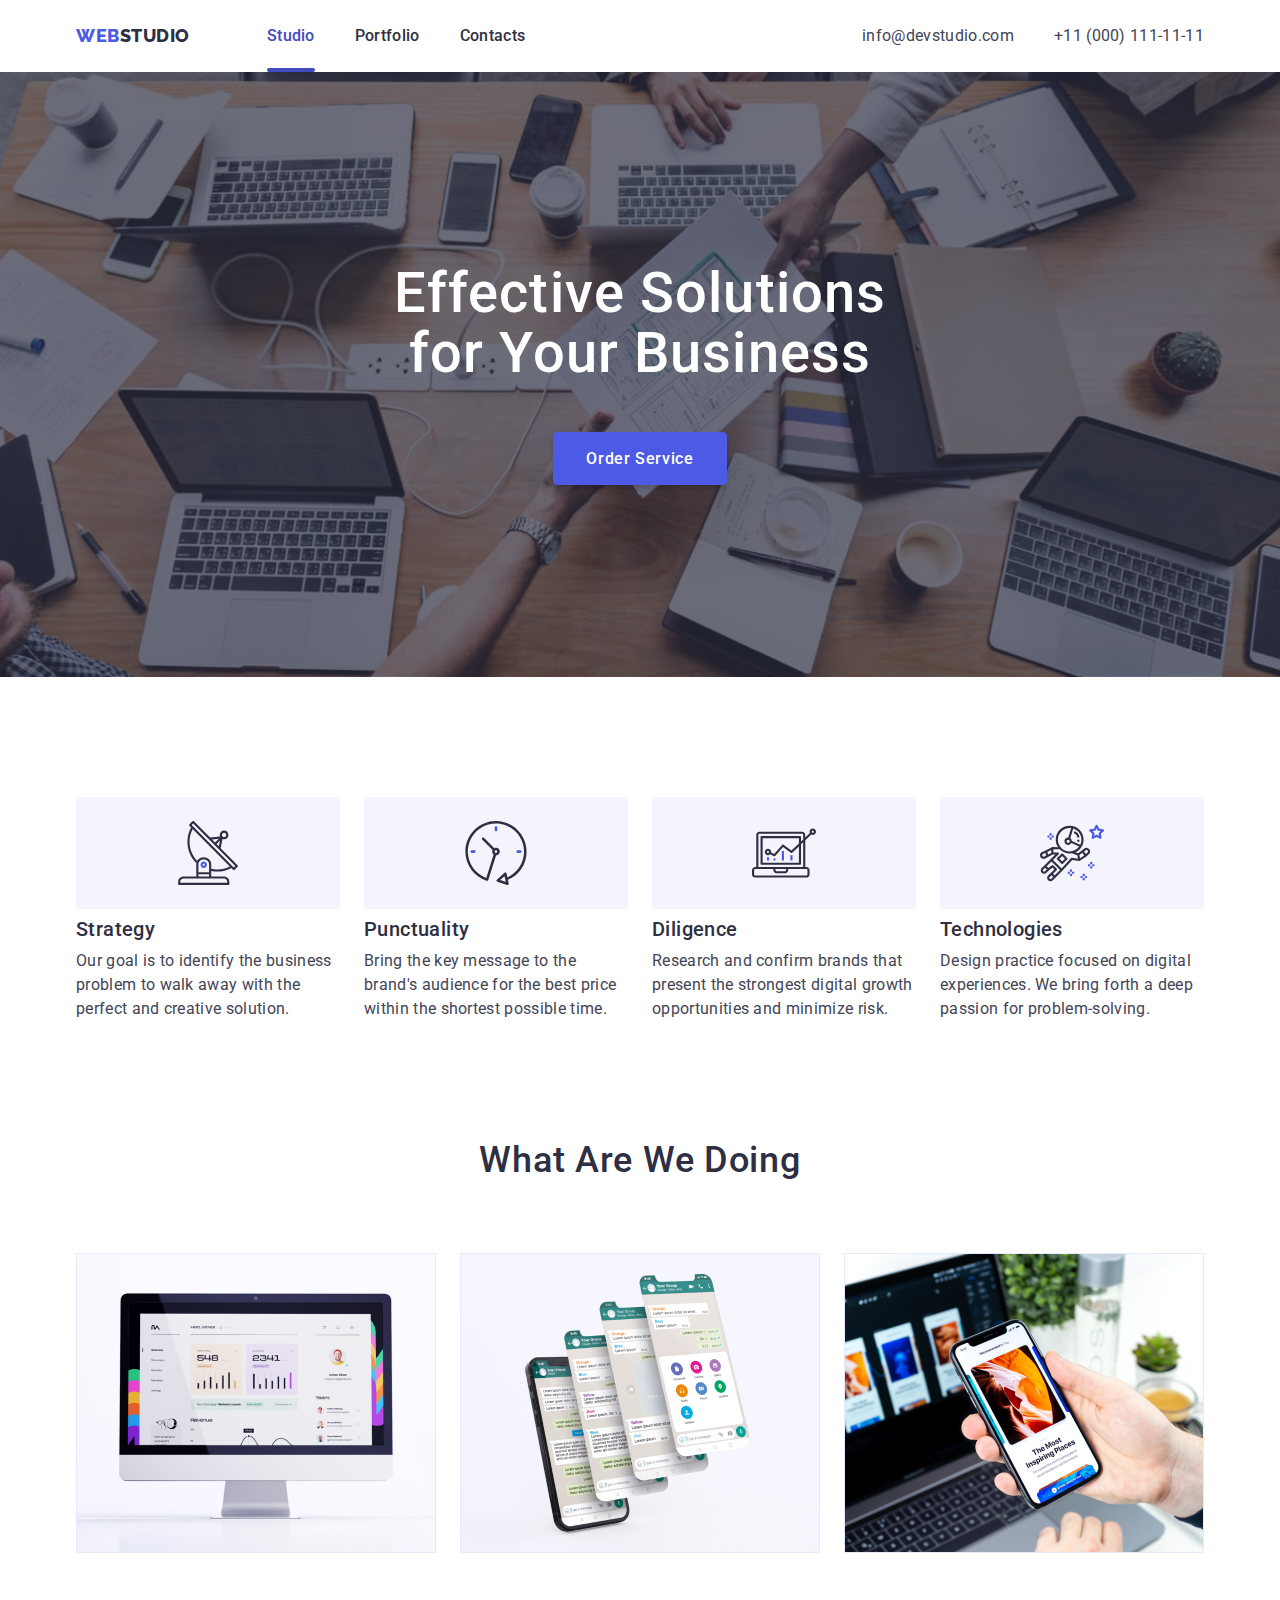
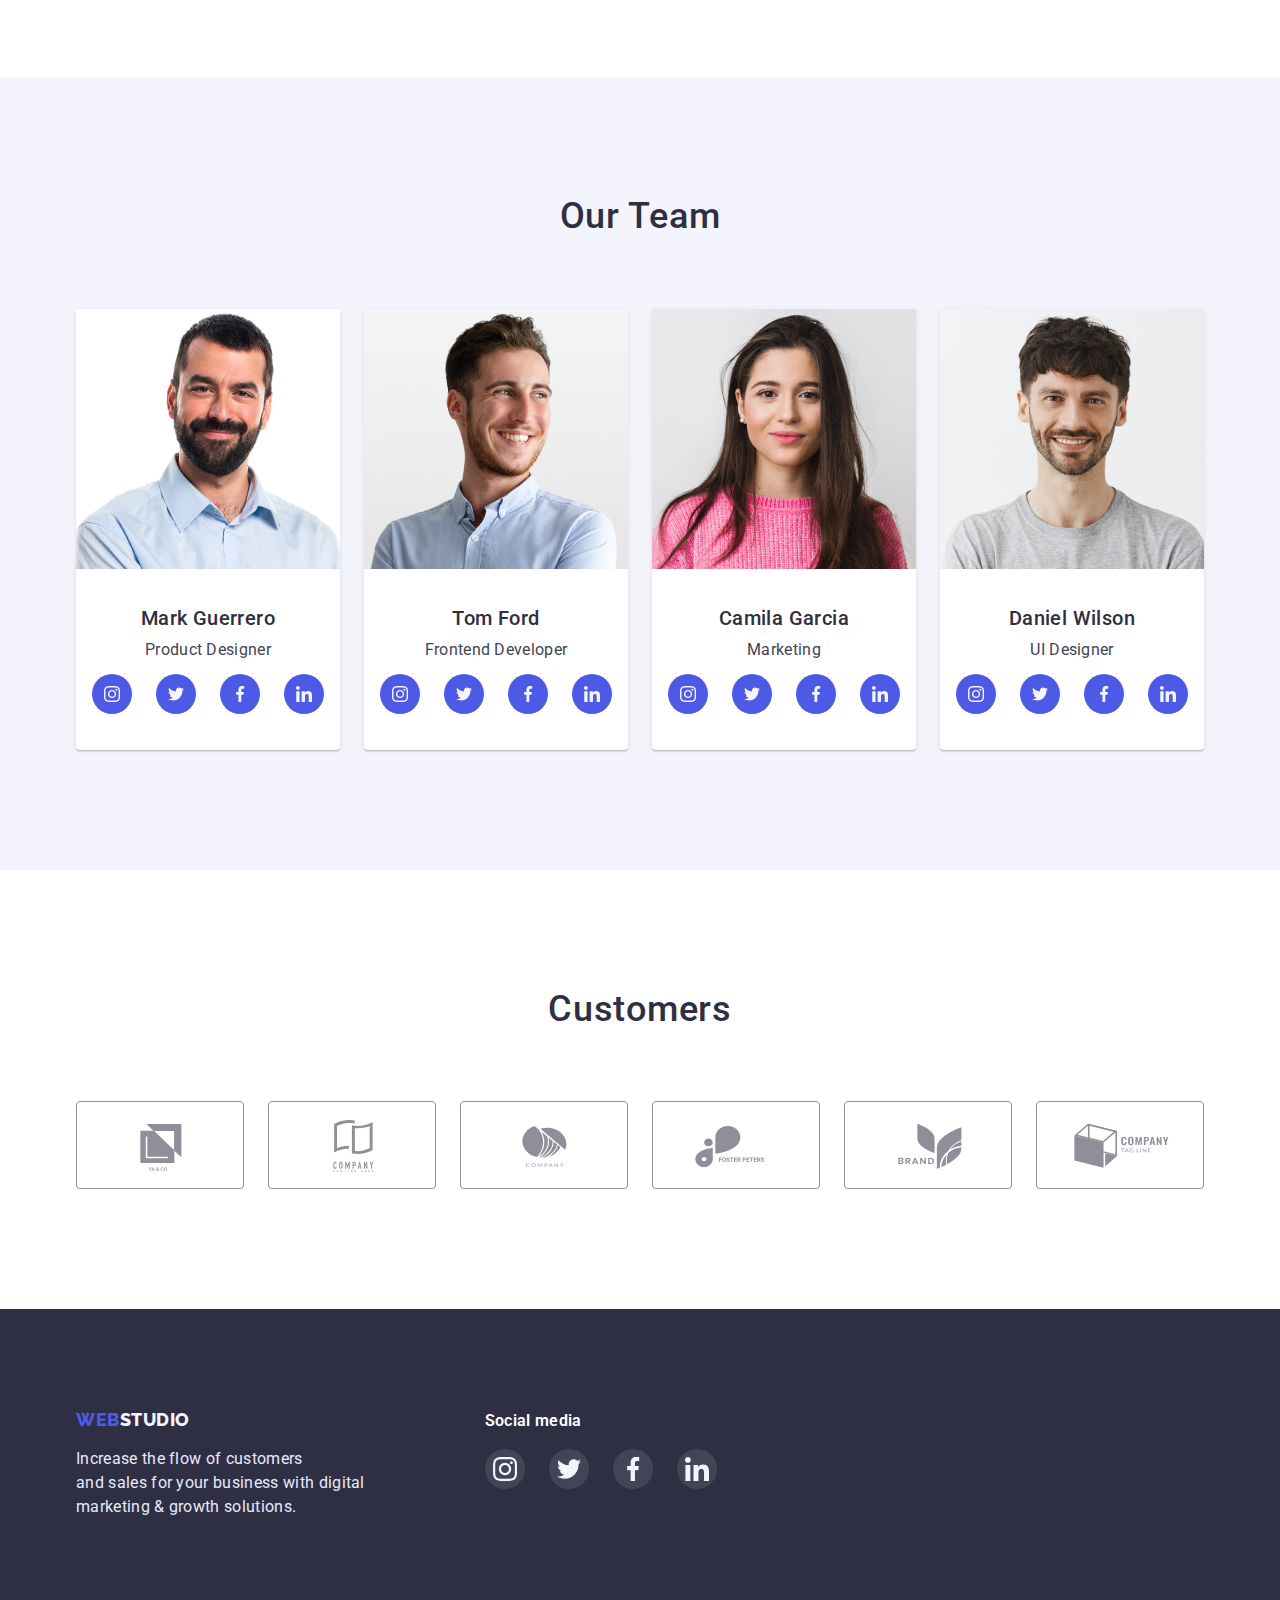
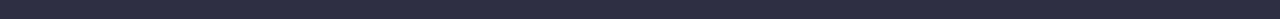
<file: index.html>
<!DOCTYPE html>
<html lang="en">
  <head>
    <meta charset="UTF-8" />
    <meta http-equiv="X-UA-Compatible" content="IE=edge" />
    <meta name="viewport" content="width=device-width, initial-scale=1.0" />
    <title>Document</title>
    <link rel="preconnect" href="https://fonts.googleapis.com" />
    <link rel="preconnect" href="https://fonts.gstatic.com" crossorigin />
    <link
      href="https://fonts.googleapis.com/css2?family=Raleway:wght@800&family=Roboto:wght@400;500&display=swap"
      rel="stylesheet"
    />
    <link
      rel="stylesheet"
      href="https://cdnjs.cloudflare.com/ajax/libs/modern-normalize/1.1.0/modern-normalize.min.css"
    />
    <link rel="stylesheet" href="./css/style.css" />
  </head>
  <body>
    <header>
      <div class="container main-nav">
        <a class="logo" href="/"><span>WEB</span>STUDIO</a>
        <nav>
          <ul class="site-nav list">
            <li class="item"><a href="" class="active link">Studio</a></li>
            <li class="item">
              <a href="./portfolio.html" class="link">Portfolio</a>
            </li>
            <li class="item"><a href="" class="link">Contacts</a></li>
          </ul>
        </nav>
        <ul class="contacts-list list">
          <li class="contacts-item">
            <a class="contacts-link" href="mailto:info@devstudio.com"
              >info@devstudio.com</a
            >
          </li>
          <li class="contacts-item">
            <a class="contacts-link" href="tel:+110001111111"
              >+11 (000) 111-11-11</a
            >
          </li>
        </ul>
      </div>
    </header>
    <main>
      <section class="hero">
        <div class="container">
          <h1 class="hero-title">
            Effective Solutions <br />
            for Your Business
          </h1>
          <button class="button" type="button" data-modal-open>
            Order Service
          </button>
        </div>
      </section>
      <section class="section no-padding">
        <div class="container">
          <h2 class="section-title visually-hidden">Features</h2>
          <ul class="feature-list list">
            <li class="item">
              <div class="icon-container">
                <svg class="feature-list-icon">
                  <use href="./img/sprite.svg#icon-antenna"></use>
                </svg>
              </div>
              <h3 class="title">Strategy</h3>
              <p class="text">
                Our goal is to identify the business problem to walk away with
                the perfect and creative solution.
              </p>
            </li>
            <li class="item">
              <div class="icon-container">
                <svg class="feature-list-icon">
                  <use href="./img/sprite.svg#icon-clock"></use>
                </svg>
              </div>
              <h3 class="title">Punctuality</h3>
              <p class="text">
                Bring the key message to the brand's audience for the best price
                within the shortest possible time.
              </p>
            </li>
            <li class="item">
              <div class="icon-container">
                <svg class="feature-list-icon">
                  <use href="./img/sprite.svg#icon-diagram"></use>
                </svg>
              </div>
              <h3 class="title">Diligence</h3>
              <p class="text">
                Research and confirm brands that present the strongest digital
                growth opportunities and minimize risk.
              </p>
            </li>
            <li class="item">
              <div class="icon-container">
                <svg class="feature-list-icon">
                  <use href="./img/sprite.svg#icon-astronaut"></use>
                </svg>
              </div>
              <h3 class="title">Technologies</h3>
              <p class="text">
                Design practice focused on digital experiences. We bring forth a
                deep passion for problem-solving.
              </p>
            </li>
          </ul>
        </div>
      </section>
      <section class="section">
        <div class="container">
          <h2 class="section-title">What are we doing</h2>
          <ul class="examples-list list">
            <li class="item">
              <a href="">
                <img
                  src="./img/computer.jpg"
                  alt="computer"
                  width="360"
                  height="300"
                />
              </a>
            </li>
            <li class="item">
              <a href="">
                <img
                  src="./img/screenshot.jpg"
                  alt="screenshot"
                  width="360"
                  height="300"
                />
              </a>
            </li>
            <li class="item">
              <a href="">
                <img
                  src="./img/phone.jpg"
                  alt="phone"
                  width="360"
                  height="300"
                />
              </a>
            </li>
          </ul>
        </div>
      </section>
      <section class="section team">
        <div class="container">
          <h2 class="section-title">Our Team</h2>
          <ul class="team-list list">
            <li class="item">
              <a href="">
                <img
                  src="./img/mark_guerrero.jpg"
                  alt="fotomark"
                  width="264"
                  height="260"
                />
              </a>
              <div class="team-card-container">
                <h3 class="title">Mark Guerrero</h3>
                <p class="employees-position text">Product Designer</p>
                <ul class="social-list list">
                  <li class="social-list-item">
                    <a href="" class="social-list-link">
                      <svg class="social-list-icon" width="16" height="16">
                        <use href="./img/sprite.svg#icon-instagram"></use>
                      </svg>
                    </a>
                  </li>
                  <li class="social-list-item">
                    <a href="" class="social-list-link">
                      <svg class="social-list-icon" width="16" height="16">
                        <use href="./img/sprite.svg#icon-twitter"></use>
                      </svg>
                    </a>
                  </li>
                  <li class="social-list-item">
                    <a href="" class="social-list-link">
                      <svg class="social-list-icon" width="16" height="16">
                        <use href="./img/sprite.svg#icon-facebook"></use>
                      </svg>
                    </a>
                  </li>
                  <li class="social-list-item">
                    <a href="" class="social-list-link">
                      <svg class="social-list-icon" width="16" height="16">
                        <use href="./img/sprite.svg#icon-linkedin"></use>
                      </svg>
                    </a>
                  </li>
                </ul>
              </div>
            </li>
            <li class="item">
              <a href="">
                <img
                  src="./img/tom_ford.jpg"
                  alt="fototom"
                  width="264"
                  height="260"
                />
              </a>
              <div class="team-card-container">
                <h3 class="title">Tom Ford</h3>
                <p class="employees-position text">Frontend Developer</p>
                <ul class="social-list list">
                  <li class="social-list-item">
                    <a href="" class="social-list-link">
                      <svg class="social-list-icon" width="16" height="16">
                        <use href="./img/sprite.svg#icon-instagram"></use>
                      </svg>
                    </a>
                  </li>
                  <li class="social-list-item">
                    <a href="" class="social-list-link">
                      <svg class="social-list-icon" width="16" height="16">
                        <use href="./img/sprite.svg#icon-twitter"></use>
                      </svg>
                    </a>
                  </li>
                  <li class="social-list-item">
                    <a href="" class="social-list-link">
                      <svg class="social-list-icon" width="16" height="16">
                        <use href="./img/sprite.svg#icon-facebook"></use>
                      </svg>
                    </a>
                  </li>
                  <li class="social-list-item">
                    <a href="" class="social-list-link">
                      <svg class="social-list-icon" width="16" height="16">
                        <use href="./img/sprite.svg#icon-linkedin"></use>
                      </svg>
                    </a>
                  </li>
                </ul>
              </div>
            </li>
            <li class="item">
              <a href="">
                <img
                  src="./img/camila_garcia.jpg"
                  alt="fotocamila"
                  width="264"
                  height="260"
                />
              </a>
              <div class="team-card-container">
                <h3 class="title">Camila Garcia</h3>
                <p class="employees-position text">Marketing</p>
                <ul class="social-list list">
                  <li class="social-list-item">
                    <a href="" class="social-list-link">
                      <svg class="social-list-icon" width="16" height="16">
                        <use href="./img/sprite.svg#icon-instagram"></use>
                      </svg>
                    </a>
                  </li>
                  <li class="social-list-item">
                    <a href="" class="social-list-link">
                      <svg class="social-list-icon" width="16" height="16">
                        <use href="./img/sprite.svg#icon-twitter"></use>
                      </svg>
                    </a>
                  </li>
                  <li class="social-list-item">
                    <a href="" class="social-list-link">
                      <svg class="social-list-icon" width="16" height="16">
                        <use href="./img/sprite.svg#icon-facebook"></use>
                      </svg>
                    </a>
                  </li>
                  <li class="social-list-item">
                    <a href="" class="social-list-link">
                      <svg class="social-list-icon" width="16" height="16">
                        <use href="./img/sprite.svg#icon-linkedin"></use>
                      </svg>
                    </a>
                  </li>
                </ul>
              </div>
            </li>
            <li class="item">
              <a href="">
                <img
                  src="./img/daniel_wilson.jpg"
                  alt="fotodaniel"
                  width="264"
                  height="260"
                />
              </a>
              <div class="team-card-container">
                <h3 class="title">Daniel Wilson</h3>
                <p class="employees-position text">UI Designer</p>
                <ul class="social-list list">
                  <li class="social-list-item">
                    <a href="" class="social-list-link">
                      <svg class="social-list-icon" width="16" height="16">
                        <use href="./img/sprite.svg#icon-instagram"></use>
                      </svg>
                    </a>
                  </li>
                  <li class="social-list-item">
                    <a href="" class="social-list-link">
                      <svg class="social-list-icon" width="16" height="16">
                        <use href="./img/sprite.svg#icon-twitter"></use>
                      </svg>
                    </a>
                  </li>
                  <li class="social-list-item">
                    <a href="" class="social-list-link">
                      <svg class="social-list-icon" width="16" height="16">
                        <use href="./img/sprite.svg#icon-facebook"></use>
                      </svg>
                    </a>
                  </li>
                  <li class="social-list-item">
                    <a href="" class="social-list-link">
                      <svg class="social-list-icon" width="16" height="16">
                        <use href="./img/sprite.svg#icon-linkedin"></use>
                      </svg>
                    </a>
                  </li>
                </ul>
              </div>
            </li>
          </ul>
        </div>
      </section>
      <section class="section">
        <div class="container">
          <h2 class="section-title">Customers</h2>
          <ul class="customers-list list">
            <li class="customers-list-item">
              <a href="" class="customers-list-link">
                <svg class="customers-list-icon" width="104" height="56">
                  <use href="./img/sprite.svg#icon-customer1"></use>
                </svg>
              </a>
            </li>
            <li class="customers-list-item">
              <a href="" class="customers-list-link">
                <svg class="customers-list-icon" width="104" height="56">
                  <use href="./img/sprite.svg#icon-customer2"></use>
                </svg>
              </a>
            </li>
            <li class="customers-list-item">
              <a href="" class="customers-list-link">
                <svg class="customers-list-icon" width="104" height="56">
                  <use href="./img/sprite.svg#icon-customer3"></use>
                </svg>
              </a>
            </li>
            <li class="customers-list-item">
              <a href="" class="customers-list-link">
                <svg class="customers-list-icon" width="104" height="56">
                  <use href="./img/sprite.svg#icon-customer4"></use>
                </svg>
              </a>
            </li>
            <li class="customers-list-item">
              <a href="" class="customers-list-link">
                <svg class="customers-list-icon" width="104" height="56">
                  <use href="./img/sprite.svg#icon-customer5"></use>
                </svg>
              </a>
            </li>
            <li class="customers-list-item">
              <a href="" class="customers-list-link">
                <svg class="customers-list-icon" width="104" height="56">
                  <use href="./img/sprite.svg#icon-customer6"></use>
                </svg>
              </a>
            </li>
          </ul>
        </div>
      </section>
    </main>
    <footer class="footer">
      <div class="container">
        <div class="main-footer-info">
          <a class="logo" href="/"><span>WEB</span>STUDIO</a>
          <p class="text">
            Increase the flow of customers <br />
            and sales for your business with digital <br />
            marketing & growth solutions.
          </p>
        </div>
        <div class="social-media">
          <p class="text">Social media</p>
          <ul class="social-list list">
            <li class="social-list-item">
              <a href="" class="social-list-link">
                <svg class="social-list-icon" width="24" height="24">
                  <use href="./img/sprite.svg#icon-instagram"></use>
                </svg>
              </a>
            </li>
            <li class="social-list-item">
              <a href="" class="social-list-link">
                <svg class="social-list-icon" width="24" height="24">
                  <use href="./img/sprite.svg#icon-twitter"></use>
                </svg>
              </a>
            </li>
            <li class="social-list-item">
              <a href="" class="social-list-link">
                <svg class="social-list-icon" width="24" height="24">
                  <use href="./img/sprite.svg#icon-facebook"></use>
                </svg>
              </a>
            </li>
            <li class="social-list-item">
              <a href="" class="social-list-link">
                <svg class="social-list-icon" width="24" height="24">
                  <use href="./img/sprite.svg#icon-linkedin"></use>
                </svg>
              </a>
            </li>
          </ul>
        </div>
      </div>
    </footer>

    <!-- Modal -->
    <div class="backdrop is-hidden" data-modal>
      <div class="modal">
        <button class="modal-btn" data-modal-close>
          <svg class="modal-icon" width="8" height="8">
            <use href="./img/sprite.svg#icon-close"></use>
          </svg>
        </button>
      </div>
    </div>

    <script src="./js/modal.js"></script>
  </body>
</html>
</file>
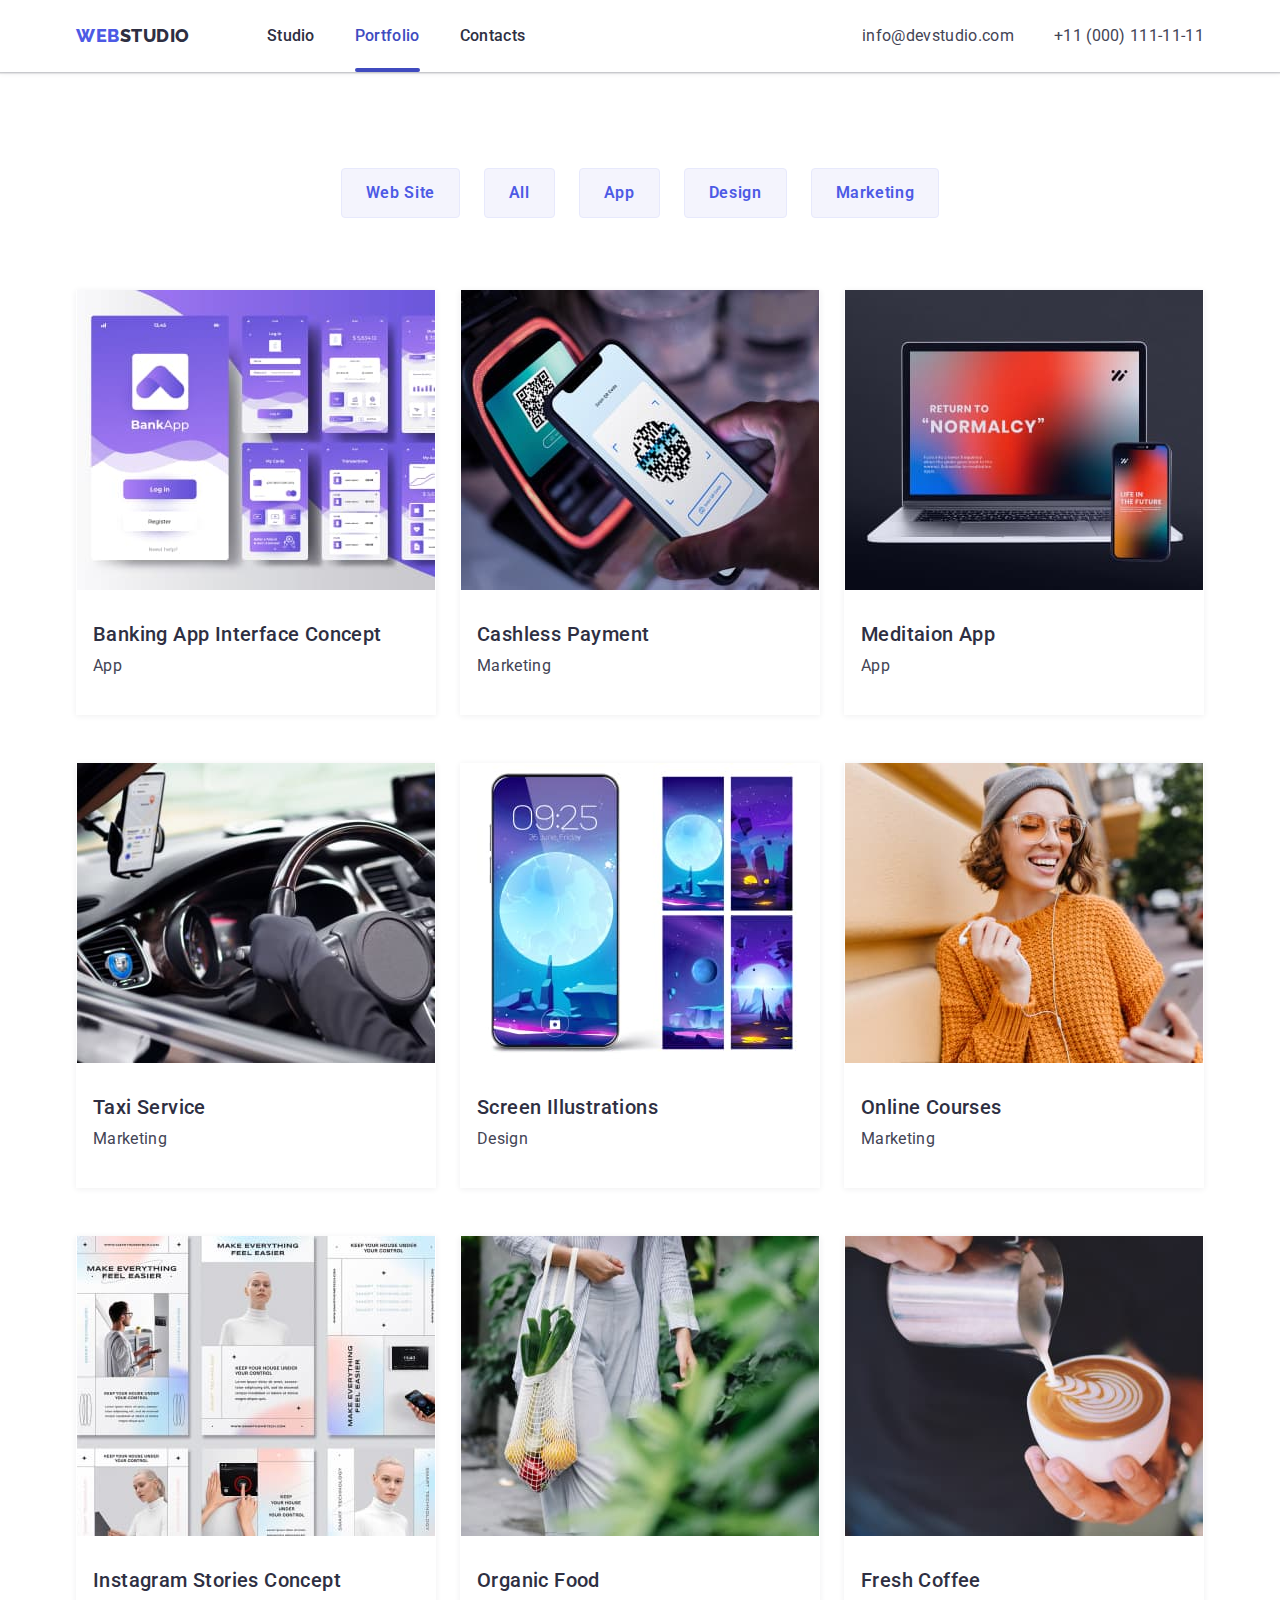
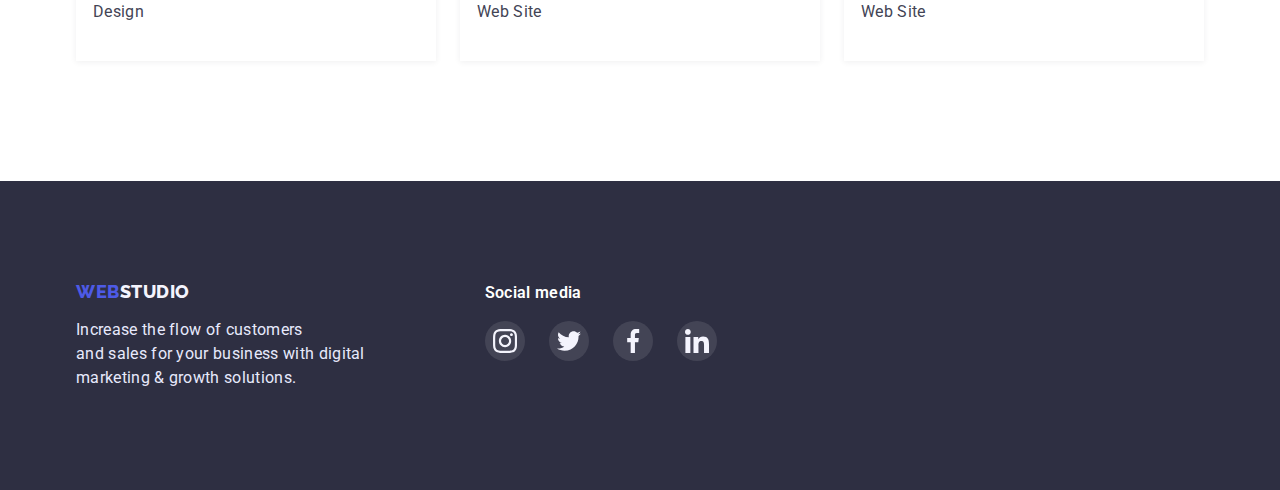
<file: portfolio.html>
<!DOCTYPE html>
<html lang="en">
  <head>
    <meta charset="UTF-8" />
    <meta http-equiv="X-UA-Compatible" content="IE=edge" />
    <meta name="viewport" content="width=device-width, initial-scale=1.0" />
    <title>Document</title>
    <link rel="preconnect" href="https://fonts.googleapis.com" />
    <link rel="preconnect" href="https://fonts.gstatic.com" crossorigin />
    <link
      href="https://fonts.googleapis.com/css2?family=Raleway:wght@800&family=Roboto:wght@400;500&display=swap"
      rel="stylesheet"
    />
    <link
      rel="stylesheet"
      href="https://cdnjs.cloudflare.com/ajax/libs/modern-normalize/1.1.0/modern-normalize.min.css"
    />
    <link rel="stylesheet" href="./css/style.css" />
  </head>
  <body>
    <header>
      <div class="container main-nav">
        <a class="logo" href="/"><span>WEB</span>STUDIO</a>
        <nav>
          <ul class="site-nav list">
            <li class="item"><a href="" class="link">Studio</a></li>
            <li class="item">
              <a href="./portfolio.html" class="active link">Portfolio</a>
            </li>
            <li class="item"><a href="" class="link">Contacts</a></li>
          </ul>
        </nav>
        <ul class="contacts-list list">
          <li class="contacts-item">
            <a class="contacts-link" href="mailto:info@devstudio.com"
              >info@devstudio.com</a
            >
          </li>
          <li class="contacts-item">
            <a class="contacts-link" href="tel:+110001111111"
              >+11 (000) 111-11-11</a
            >
          </li>
        </ul>
      </div>
    </header>
    <main>
      <section class="works">
        <div class="container">
          <ul class="button-list list">
            <li class="item">
              <button class="button-portfolio" type="button">Web Site</button>
            </li>
            <li class="item">
              <button class="button-portfolio" type="button">All</button>
            </li>
            <li class="item">
              <button class="button-portfolio" type="button">App</button>
            </li>
            <li class="item">
              <button class="button-portfolio" type="button">Design</button>
            </li>
            <li class="item">
              <button class="button-portfolio" type="button">Marketing</button>
            </li>
          </ul>
          <h2 class="section-title visually-hidden">Our Works</h2>
          <ul class="work-list list">
            <li class="work-item">
              <a class="work-link" href="">
                <div class="work-card-thumb">
                  <img
                    src="./img/banking_app.jpg"
                    alt="bankingapp"
                    width="360"
                    height="300"
                  />
                  <div class="work-card-actions">
                    <p class="extratext">
                      14 Stylish and User-Friendly App Design Concepts · Task
                      Manager App · Calorie Tracker App · Exotic Fruit Ecommerce
                      App · Cloud Storage App
                    </p>
                  </div>
                </div>
                <div class="work-card-container">
                  <h3 class="title">Banking App Interface Concept</h3>
                  <p class="text">App</p>
                </div>
              </a>
            </li>
            <li class="work-item">
              <a class="work-link" href="">
                <div class="work-card-thumb">
                  <img
                    src="./img/payment.jpg"
                    alt="payment"
                    width="360"
                    height="300"
                  />
                  <div class="work-card-actions">
                    <p class="extratext">
                      14 Stylish and User-Friendly App Design Concepts · Task
                      Manager App · Calorie Tracker App · Exotic Fruit Ecommerce
                      App · Cloud Storage App
                    </p>
                  </div>
                </div>
                <div class="work-card-container">
                  <h3 class="title">Cashless Payment</h3>
                  <p class="text">Marketing</p>
                </div>
              </a>
            </li>
            <li class="work-item">
              <a class="work-link" href="">
                <div class="work-card-thumb">
                  <img
                    src="./img/meditaion.jpg"
                    alt="computerscreen"
                    width="360"
                    height="300"
                  />
                  <div class="work-card-actions">
                    <p class="extratext">
                      14 Stylish and User-Friendly App Design Concepts · Task
                      Manager App · Calorie Tracker App · Exotic Fruit Ecommerce
                      App · Cloud Storage App
                    </p>
                  </div>
                </div>
                <div class="work-card-container">
                  <h3 class="title">Meditaion App</h3>
                  <p class="text">App</p>
                </div>
              </a>
            </li>
            <li class="work-item">
              <a class="work-link" href="">
                <div class="work-card-thumb">
                  <img
                    src="./img/taxi.jpg"
                    alt="taxi"
                    width="360"
                    height="300"
                  />
                  <div class="work-card-actions">
                    <p class="extratext">
                      14 Stylish and User-Friendly App Design Concepts · Task
                      Manager App · Calorie Tracker App · Exotic Fruit Ecommerce
                      App · Cloud Storage App
                    </p>
                  </div>
                </div>
                <div class="work-card-container">
                  <h3 class="title">Taxi Service</h3>
                  <p class="text">Marketing</p>
                </div>
              </a>
            </li>
            <li class="work-item">
              <a class="work-link" href="">
                <div class="work-card-thumb">
                  <img
                    src="./img/screen.jpg"
                    alt="screen"
                    width="360"
                    height="300"
                  />
                  <div class="work-card-actions">
                    <p class="extratext">
                      14 Stylish and User-Friendly App Design Concepts · Task
                      Manager App · Calorie Tracker App · Exotic Fruit Ecommerce
                      App · Cloud Storage App
                    </p>
                  </div>
                </div>
                <div class="work-card-container">
                  <h3 class="title">Screen Illustrations</h3>
                  <p class="text">Design</p>
                </div>
              </a>
            </li>
            <li class="work-item">
              <a class="work-link" href="">
                <div class="work-card-thumb">
                  <img
                    src="./img/online_courses.jpg"
                    alt="girl"
                    width="360"
                    height="300"
                  />
                  <div class="work-card-actions">
                    <p class="extratext">
                      14 Stylish and User-Friendly App Design Concepts · Task
                      Manager App · Calorie Tracker App · Exotic Fruit Ecommerce
                      App · Cloud Storage App
                    </p>
                  </div>
                </div>
                <div class="work-card-container">
                  <h3 class="title">Online Courses</h3>
                  <p class="text">Marketing</p>
                </div>
              </a>
            </li>
            <li class="work-item">
              <a class="work-link" href="">
                <div class="work-card-thumb">
                  <img
                    src="./img/instagram.jpg"
                    alt="instagram"
                    width="360"
                    height="300"
                  />
                  <div class="work-card-actions">
                    <p class="extratext">
                      14 Stylish and User-Friendly App Design Concepts · Task
                      Manager App · Calorie Tracker App · Exotic Fruit Ecommerce
                      App · Cloud Storage App
                    </p>
                  </div>
                </div>
                <div class="work-card-container">
                  <h3 class="title">Instagram Stories Concept</h3>
                  <p class="text">Design</p>
                </div>
              </a>
            </li>
            <li class="work-item">
              <a class="work-link" href="">
                <div class="work-card-thumb">
                  <img
                    src="./img/organic_food.jpg"
                    alt="food"
                    width="360"
                    height="300"
                  />
                  <div class="work-card-actions">
                    <p class="extratext">
                      14 Stylish and User-Friendly App Design Concepts · Task
                      Manager App · Calorie Tracker App · Exotic Fruit Ecommerce
                      App · Cloud Storage App
                    </p>
                  </div>
                </div>
                <div class="work-card-container">
                  <h3 class="title">Organic Food</h3>
                  <p class="text">Web Site</p>
                </div>
              </a>
            </li>
            <li class="work-item">
              <a class="work-link" href="">
                <div class="work-card-thumb">
                  <img
                    src="./img/coffee.jpg"
                    alt="coffe"
                    width="360"
                    height="300"
                  />
                  <div class="work-card-actions">
                    <p class="extratext">
                      14 Stylish and User-Friendly App Design Concepts · Task
                      Manager App · Calorie Tracker App · Exotic Fruit Ecommerce
                      App · Cloud Storage App
                    </p>
                  </div>
                </div>
                <div class="work-card-container">
                  <h3 class="title">Fresh Coffee</h3>
                  <p class="text">Web Site</p>
                </div>
              </a>
            </li>
          </ul>
        </div>
      </section>
    </main>
    <footer class="footer">
      <div class="container">
        <div class="main-footer-info">
          <a class="logo" href="/"><span>WEB</span>STUDIO</a>
          <p class="text">
            Increase the flow of customers <br />
            and sales for your business with digital <br />
            marketing & growth solutions.
          </p>
        </div>
        <div class="social-media">
          <p class="text">Social media</p>
          <ul class="social-list list">
            <li class="social-list-item">
              <a href="" class="social-list-link">
                <svg class="social-list-icon" width="24" height="24">
                  <use href="./img/sprite.svg#icon-instagram"></use>
                </svg>
              </a>
            </li>
            <li class="social-list-item">
              <a href="" class="social-list-link">
                <svg class="social-list-icon" width="24" height="24">
                  <use href="./img/sprite.svg#icon-twitter"></use>
                </svg>
              </a>
            </li>
            <li class="social-list-item">
              <a href="" class="social-list-link">
                <svg class="social-list-icon" width="24" height="24">
                  <use href="./img/sprite.svg#icon-facebook"></use>
                </svg>
              </a>
            </li>
            <li class="social-list-item">
              <a href="" class="social-list-link">
                <svg class="social-list-icon" width="24" height="24">
                  <use href="./img/sprite.svg#icon-linkedin"></use>
                </svg>
              </a>
            </li>
          </ul>
        </div>
      </div>
    </footer>
  </body>
</html>
</file>
<file: css/style.css>
:root {
  --text-color: #434455;
  --active-color: #4d5ae5;
  --title-bcg-color: #2e2f42;
  --light-color: #f4f4fd;
  --main-color: #ffffff;
  --pressed-color: #404bbf;
}

body {
  color: var(--text-color);
  background: var(--main-color);
  font-family: "Roboto", sans-serif;
  font-weight: 400;
  font-size: 16px;
}
.text,
.extratext {
  margin-top: 0;
  margin-bottom: 0;
  letter-spacing: 0.02em;
  line-height: 1.5;
}
.list {
  padding: 0;
  margin: 0;
  list-style: none;
}

/*Header*/

header {
  box-shadow: 0px 2px 1px rgba(46, 47, 66, 0.08),
    0px 1px 1px rgba(46, 47, 66, 0.16), 0px 1px 6px rgba(46, 47, 66, 0.08);
}

/* Logo */

.logo {
  font-family: "Raleway", sans-serif;
  font-weight: 800;
  font-size: 18px;
  line-height: 1.33;
  letter-spacing: 0.03em;
  text-transform: uppercase;
  color: var(--title-bcg-color);
  text-decoration: none;
}
.logo span {
  color: var(--active-color);
}

/* Site nav */

.site-nav {
  display: flex;
  margin-left: 77px;
}
.site-nav .item:not(:last-child) {
  margin-right: 40px;
}
.site-nav .link {
  display: block;
  padding-top: 24px;
  padding-bottom: 24px;
  color: var(--title-bcg-color);
  font-weight: 500;
  font-size: 16px;
  line-height: 1.5;
  text-decoration: none;
  letter-spacing: 0.02em;
  transition: color 250ms cubic-bezier(0.4, 0, 0.2, 1);
}
.site-nav .link:hover,
.site-nav .link:focus {
  color: var(--pressed-color);
}

.active.link {
  position: relative;
  color: var(--pressed-color);
}

.active.link::after {
  content: "";
  position: absolute;
  bottom: 0;
  left: 0;
  display: block;
  width: 100%;
  height: 4px;
  border-radius: 2px;
  background-color: var(--pressed-color);
}

/* Contacts */

.contacts-list {
  display: flex;
  margin-left: auto;
}

.contacts-list .contacts-item:not(:last-child) {
  margin-right: 40px;
}
.contacts-link,
.work-link {
  font-size: 16px;
  line-height: 1.5;
  color: var(--text-color);
  text-decoration: none;
  letter-spacing: 0.02em;
  transition: color 250ms cubic-bezier(0.4, 0, 0.2, 1);
}
.contacts-link:hover,
.contacts-link:hover {
  color: var(--pressed-color);
}

.container {
  padding-left: 12px;
  padding-right: 12px;
  width: 1152px;
  margin: 0 auto;
}

.main-nav {
  display: flex;
  align-items: center;
  box-sizing: border-box;
}

/* Hero */

.hero .container {
  padding-top: 192px;
  padding-bottom: 192px;
}
.hero {
  background: var(--title-bcg-color);
  text-align: center;
  background-image: linear-gradient(
      to right,
      rgba(46, 47, 66, 0.7),
      rgba(46, 47, 66, 0.7)
    ),
    url(../img/people_office.jpg);
  background-repeat: no-repeat;
  background-size: cover;
  background-position: center;
}
.hero-title {
  margin-top: 0;
  margin-bottom: 48px;
  color: var(--main-color);
  font-weight: 500;
  font-size: 56px;
  line-height: 1.07;
  letter-spacing: 0.02em;
}

/* Button */

.button {
  display: inline-block;
  border-radius: 4px;
  padding: 16px 32px;
  min-width: 170px;
  text-align: center;
  color: var(--main-color);
  background-color: var(--active-color);
  font-family: "Roboto", sans-serif;
  font-weight: 500;
  font-size: 16px;
  line-height: 1.19;
  letter-spacing: 0.04em;
  border: 1px solid var(--active-color);
  box-shadow: 0px 4px 4px rgba(0, 0, 0, 0.15);
  cursor: pointer;
  transition: background-color 250ms cubic-bezier(0.4, 0, 0.2, 1),
    border 250ms cubic-bezier(0.4, 0, 0.2, 1);
}

.button:hover,
.button:focus {
  background-color: var(--pressed-color);
  border: 1px solid var(--pressed-color);
}

/* Sections */

.section {
  padding-top: 120px;
  padding-bottom: 120px;
}
.section.no-padding {
  padding-bottom: 0;
}
.section-title {
  margin-top: 0;
  margin-bottom: 72px;
  color: var(--title-bcg-color);
  font-weight: 500;
  font-size: 36px;
  line-height: 1.11;
  text-align: center;
  text-transform: capitalize;
  letter-spacing: 0.02em;
}
.visually-hidden {
  position: absolute;
  width: 1px;
  height: 1px;
  margin: -1px;
  border: 0;
  padding: 0;
  white-space: nowrap;
  clip-path: inset(100%);
  clip: rect(0 0 0 0);
  overflow: hidden;
}
.feature-list .title,
.team-list .title,
.work-link .title {
  margin-top: 0;
  margin-bottom: 8px;
  color: var(--title-bcg-color);
  font-weight: 500;
  font-size: 20px;
  line-height: 1.2;
  letter-spacing: 0.02em;
}

.team-list .title {
  text-align: center;
}
.team-list .text {
  text-align: center;
}
.feature-list .icon-container {
  display: flex;
  justify-content: center;
  padding-top: 24px;
  padding-bottom: 24px;
  background-color: var(--light-color);
}

.feature-list-icon {
  width: 64px;
  height: 64px;
}
.feature-list {
  display: flex;
}
.feature-list .item {
  width: 264px;
  margin-right: 24px;
}

.feature-list .item:last-child {
  margin-right: 0;
}

.feature-list .title {
  margin-top: 8px;
}
.examples-list {
  display: flex;
  flex-wrap: wrap;
  gap: 24px;
}

.team-list {
  display: flex;
  flex-wrap: wrap;
  gap: 24px;
}

.team-list .item {
  flex-basis: calc((100% - 72px) / 4);
  background: var(--main-color);
  box-shadow: 0px 1px 6px rgba(46, 47, 66, 0.08),
    0px 1px 1px rgba(46, 47, 66, 0.16), 0px 2px 1px rgba(46, 47, 66, 0.08);
  border-radius: 0px 0px 4px 4px;
  border-top: none;
}

.employees-position {
  margin-bottom: 12px;
}
.social-list {
  display: flex;
  justify-content: center;
  gap: 24px;
}
.social-list-link {
  display: flex;
  justify-content: center;
  align-items: center;
  width: 40px;
  height: 40px;
  border-radius: 50%;
  fill: var(--light-color);
  background-color: var(--active-color);
  transition: background-color 250ms cubic-bezier(0.4, 0, 0.2, 1);
}

.social-list-link:hover,
.social-list-link:focus {
  background-color: var(--pressed-color);
}

.team-card-container,
.work-card-container {
  padding-top: 32px;
  padding-bottom: 36px;
}

.team {
  background: var(--light-color);
}

/* Section Customers */

.customers-list {
  display: flex;
  justify-content: center;
  gap: 24px;
}
.customers-list-link {
  display: flex;
  justify-content: center;
  align-items: center;
  width: 168px;
  height: 88px;
  fill: #8e8f99;
  background-color: transparent;
  box-sizing: border-box;
  border: 1px solid #8e8f99;
  border-radius: 4px;
  transition: fill 250ms cubic-bezier(0.4, 0, 0.2, 1),
    border 250ms cubic-bezier(0.4, 0, 0.2, 1);
}

.customers-list-link:hover,
.customers-list-link:focus {
  fill: var(--pressed-color);
  border: 1px solid var(--pressed-color);
}

/* Footer */

.footer {
  padding-top: 100px;
  padding-bottom: 100px;
  background: var(--title-bcg-color);
}
.footer .container {
  display: flex;
  gap: 120px;
}
.footer .logo {
  display: block;
  margin-bottom: 16px;
  color: var(--light-color);
  line-height: 1.17;
}
.footer p {
  color: #e7e9fc;
}
.social-media .text {
  margin-bottom: 16px;
  font-weight: 600;
  color: var(--main-color);
}

.footer .social-list-link {
  fill: var(--light-color);
  background-color: rgba(255, 255, 255, 0.1);
  transition: background-color 250ms cubic-bezier(0.4, 0, 0.2, 1);
}

.footer .social-list-link:hover,
.footer .social-list-link:focus {
  background-color: #31d0aa;
}

.footer .social-list-icon {
  width: 24px;
  height: 24px;
}

/* Modal */

.backdrop {
  position: fixed;
  top: 0;
  left: 0;
  width: 100%;
  height: 100%;
  background-color: rgba(46, 47, 66, 0.4);
  transition: visibility 250ms cubic-bezier(0.4, 0, 0.2, 1),
    opacity 250ms cubic-bezier(0.4, 0, 0.2, 1);
}
.backdrop.is-hidden {
  visibility: hidden;
  opacity: 0;
  pointer-events: none;
}
.modal {
  position: absolute;
  top: 50%;
  left: 50%;
  transform: translate(-50%, -50%);
  width: 408px;
  height: 576px;
  background-color: #fcfcfc;
  box-shadow: 0px 1px 1px rgba(0, 0, 0, 0.14), 0px 1px 3px rgba(0, 0, 0, 0.12),
    0px 2px 1px rgba(0, 0, 0, 0.2);
  border-radius: 4px;
}
.modal-btn {
  position: absolute;
  top: 24px;
  right: 24px;
  width: 24px;
  height: 24px;
  display: flex;
  align-items: center;
  justify-content: center;
  fill: #000000;
  background-color: #e7e9fc;
  border: 1px solid rgba(0, 0, 0, 0.1);
  border-radius: 50%;
  cursor: pointer;
  transition: fill 250ms cubic-bezier(0.4, 0, 0.2, 1),
    background-color 250ms cubic-bezier(0.4, 0, 0.2, 1),
    border 250ms cubic-bezier(0.4, 0, 0.2, 1);
}

.modal-btn:hover,
.modal-btn:focus {
  fill: var(--main-color);
  background-color: var(--pressed-color);
  border: 1px solid var(--pressed-color);
}

/* Porfolio */

/* Buttons */

.button-list {
  margin-top: 0;
  margin-bottom: 72px;
  display: flex;
  justify-content: center;
}
.button-list .item:not(:last-child) {
  padding-right: 24px;
}
.button-portfolio {
  display: inline-block;
  border-radius: 4px;
  padding: 12px 24px;
  border: 1px solid #e7e9fc;
  color: var(--active-color);
  background: var(--light-color);
  font-family: "Roboto", sans-serif;
  font-style: normal;
  font-weight: 600;
  font-size: 16px;
  line-height: 1.5;
  text-align: center;
  letter-spacing: 0.04em;
  cursor: pointer;
  transition: color 250ms cubic-bezier(0.4, 0, 0.2, 1),
    background-color 250ms cubic-bezier(0.4, 0, 0.2, 1),
    border 250ms cubic-bezier(0.4, 0, 0.2, 1),
    box-shadow 250ms cubic-bezier(0.4, 0, 0.2, 1);
}
.button-portfolio:hover,
.button-portfolio:focus {
  color: var(--main-color);
  background-color: var(--pressed-color);
  border: 1px solid var(--pressed-color);
  box-shadow: 0px 3px 1px rgba(0, 0, 0, 0.1), 0px 2px 1px rgba(0, 0, 0, 0.08),
    0px 2px 2px rgba(0, 0, 0, 0.12);
}

/* Section Works */

.works {
  padding-top: 96px;
  padding-bottom: 120px;
}

.work-list {
  display: flex;
  flex-wrap: wrap;
}

.work-item {
  margin-bottom: 48px;
  width: 360px;
  margin-right: 24px;
  border: 0.5px solid var(--main-color);
  box-shadow: 0px 1px 6px rgba(46, 47, 66, 0.08);
  border-top: none;
  transition: border 250ms cubic-bezier(0.4, 0, 0.2, 1),
    box-shadow 250ms cubic-bezier(0.4, 0, 0.2, 1);
}

.work-item:hover,
.work-item:focus {
  border: 0.5px solid var(--main-color);
  box-shadow: 0px 1px 6px rgba(46, 47, 66, 0.08),
    0px 1px 1px rgba(46, 47, 66, 0.16), 0px 2px 1px rgba(46, 47, 66, 0.08);
}
.work-item:nth-child(3n) {
  margin-right: 0;
}
.work-list .work-item:nth-last-child(-n + 3) {
  margin-bottom: 0;
}
.work-card-container {
  padding-left: 16px;
}
.work-card-thumb {
  display: flex;
  position: relative;
  overflow: hidden;
}
.work-card-actions {
  position: absolute;
  display: inline-block;
  padding: 40px 32px 164px;
  top: 0;
  left: 0;
  width: 100%;
  height: 100%;
  background-color: var(--active-color);
  transform: translateY(100%);
  transition: transform 250ms cubic-bezier(0.4, 0, 0.2, 1);
}

.work-item:hover .work-card-actions,
.work-item:focus .work-card-actions {
  transform: translateY(0);
}

.extratext {
  color: var(--light-color);
}
</file>
